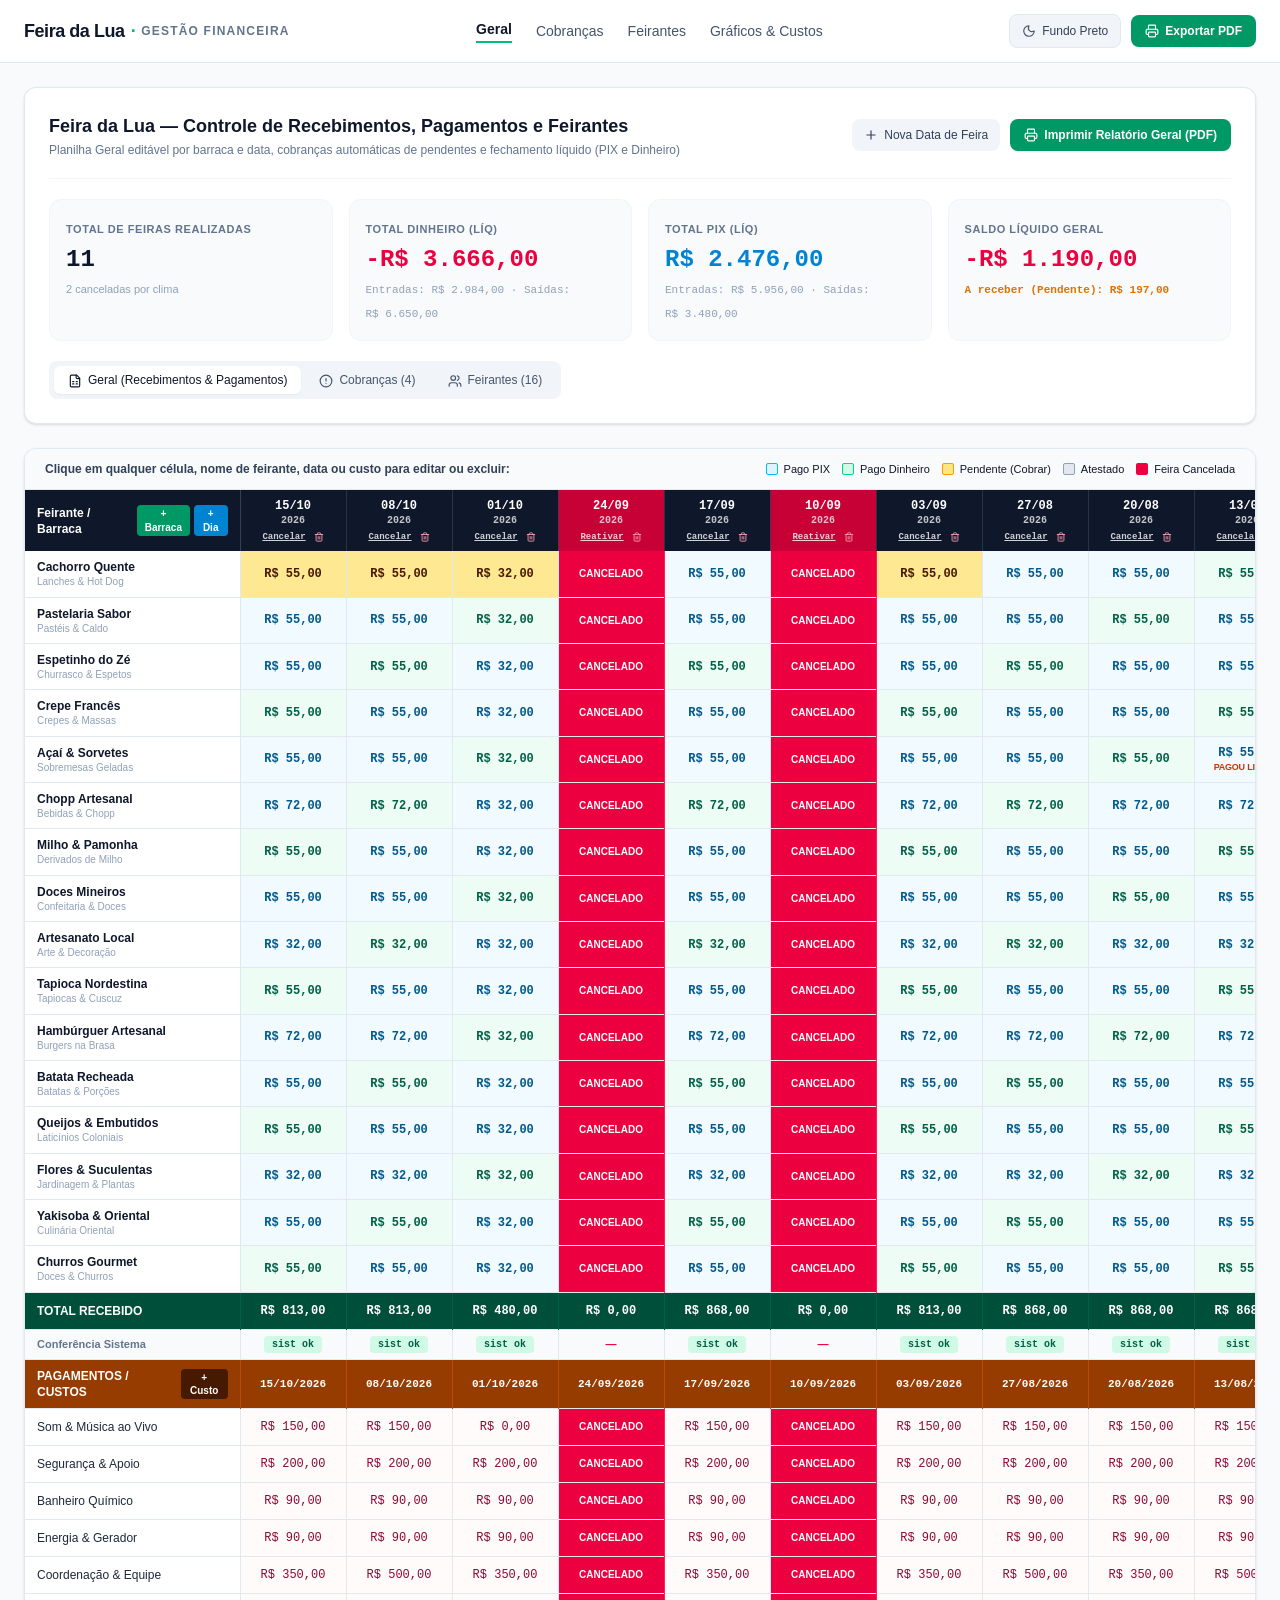
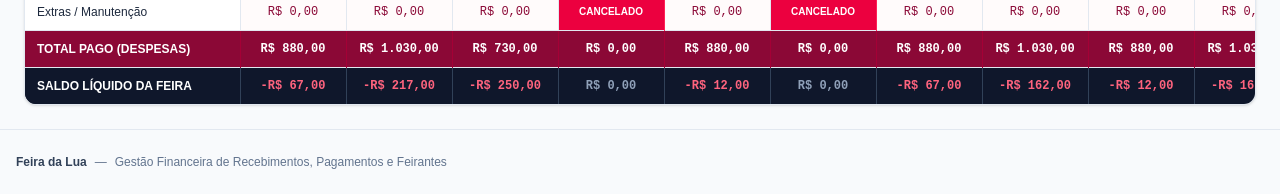
<file: index.html>
<!doctype html>
<html lang="pt-BR">
  <head>
    <meta charset="UTF-8" />
    <meta name="viewport" content="width=device-width, initial-scale=1.0" />
    <title>FinanZen & Gestão de Feira - Controle Financeiro Inteligente</title>
    <meta name="description" content="Controle financeiro mensal completo com gráficos de receitas e despesas, orçamentos inteligentes, integração bancária Open Finance, backup seguro na nuvem, exportação de relatórios em PDF e controle completo de recebimentos e pagamentos para feiras." />
    <meta property="og:title" content="FinanZen & Gestão de Feira - Controle Financeiro Inteligente" />
    <meta property="og:description" content="Controle financeiro mensal completo com gráficos de receitas e despesas, orçamentos inteligentes, integração bancária Open Finance, backup seguro na nuvem, exportação de relatórios em PDF e controle completo de recebimentos e pagamentos para feiras." />
    <meta property="og:type" content="website" />
    <meta name="twitter:card" content="summary_large_image" />
    <link rel="preconnect" href="https://fonts.googleapis.com" />
    <link rel="preconnect" href="https://fonts.gstatic.com" crossorigin />
    <link href="https://fonts.googleapis.com/css2?family=JetBrains+Mono:wght@400;500;600;700&family=Plus+Jakarta+Sans:wght@400;500;600;700;800&display=swap" rel="stylesheet" />
  </head>
  <body class="bg-slate-50 dark:bg-black text-slate-900 dark:text-neutral-100 antialiased font-sans min-h-screen selection:bg-emerald-500 selection:text-white">
    <div id="root"></div>
    <script>
      window.__feiraBooted = false;
      function __fallbackToDocs() {
        if (!window.__feiraBooted && !location.pathname.includes('/docs/')) {
          location.replace('./docs/index.html');
        }
      }
    </script>
    <script type="module" src="/src/main.tsx" onerror="__fallbackToDocs()"></script>
  </body>
</html>
</file>
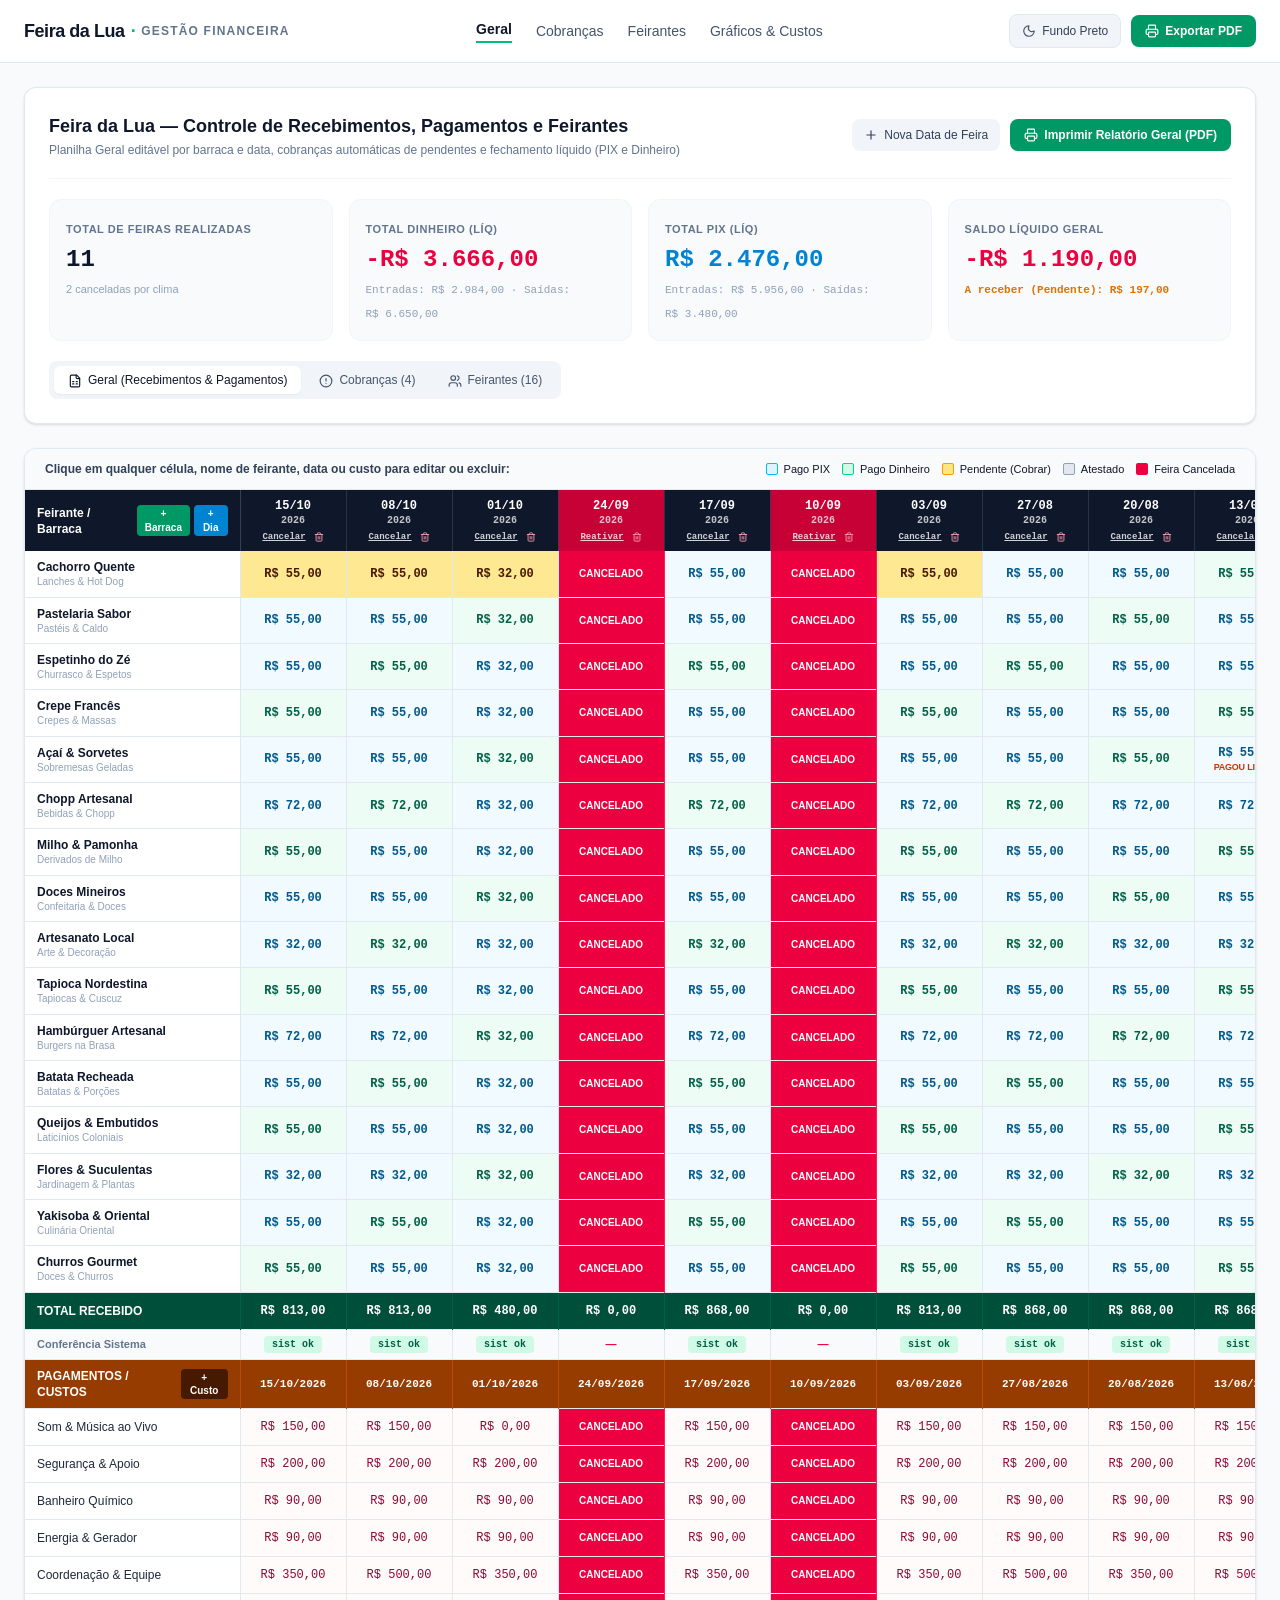
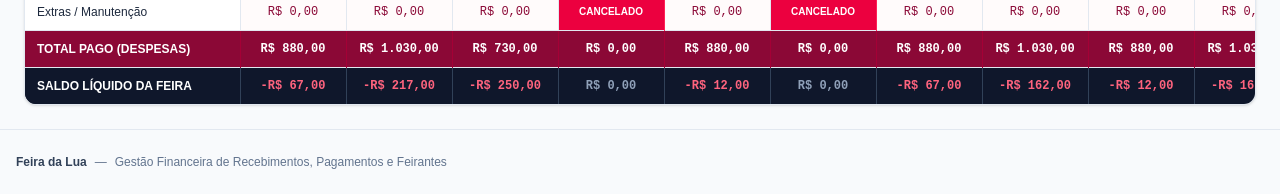
<file: docs/index.html>
<!doctype html>
<html lang="pt-BR">
  <head>
    <meta charset="UTF-8" />
    <meta name="viewport" content="width=device-width, initial-scale=1.0" />
    <title>FinanZen & Gestão de Feira - Controle Financeiro Inteligente</title>
    <meta name="description" content="Controle financeiro mensal completo com gráficos de receitas e despesas, orçamentos inteligentes, integração bancária Open Finance, backup seguro na nuvem, exportação de relatórios em PDF e controle completo de recebimentos e pagamentos para feiras." />
    <meta property="og:title" content="FinanZen & Gestão de Feira - Controle Financeiro Inteligente" />
    <meta property="og:description" content="Controle financeiro mensal completo com gráficos de receitas e despesas, orçamentos inteligentes, integração bancária Open Finance, backup seguro na nuvem, exportação de relatórios em PDF e controle completo de recebimentos e pagamentos para feiras." />
    <meta property="og:type" content="website" />
    <meta name="twitter:card" content="summary_large_image" />
    <link rel="preconnect" href="https://fonts.googleapis.com" />
    <link rel="preconnect" href="https://fonts.gstatic.com" crossorigin />
    <link href="https://fonts.googleapis.com/css2?family=JetBrains+Mono:wght@400;500;600;700&family=Plus+Jakarta+Sans:wght@400;500;600;700;800&display=swap" rel="stylesheet" />
    <script type="module" crossorigin src="./assets/index-CuFyfj9C.js"></script>
    <link rel="stylesheet" crossorigin href="./assets/index-CBnAJ_Nd.css">
  </head>
  <body class="bg-slate-50 dark:bg-black text-slate-900 dark:text-neutral-100 antialiased font-sans min-h-screen selection:bg-emerald-500 selection:text-white">
    <div id="root"></div>
    <script>
      window.__feiraBooted = false;
      function __fallbackToDocs() {
        if (!window.__feiraBooted && !location.pathname.includes('/docs/')) {
          location.replace('./docs/index.html');
        }
      }
    </script>
  </body>
</html>
</file>
